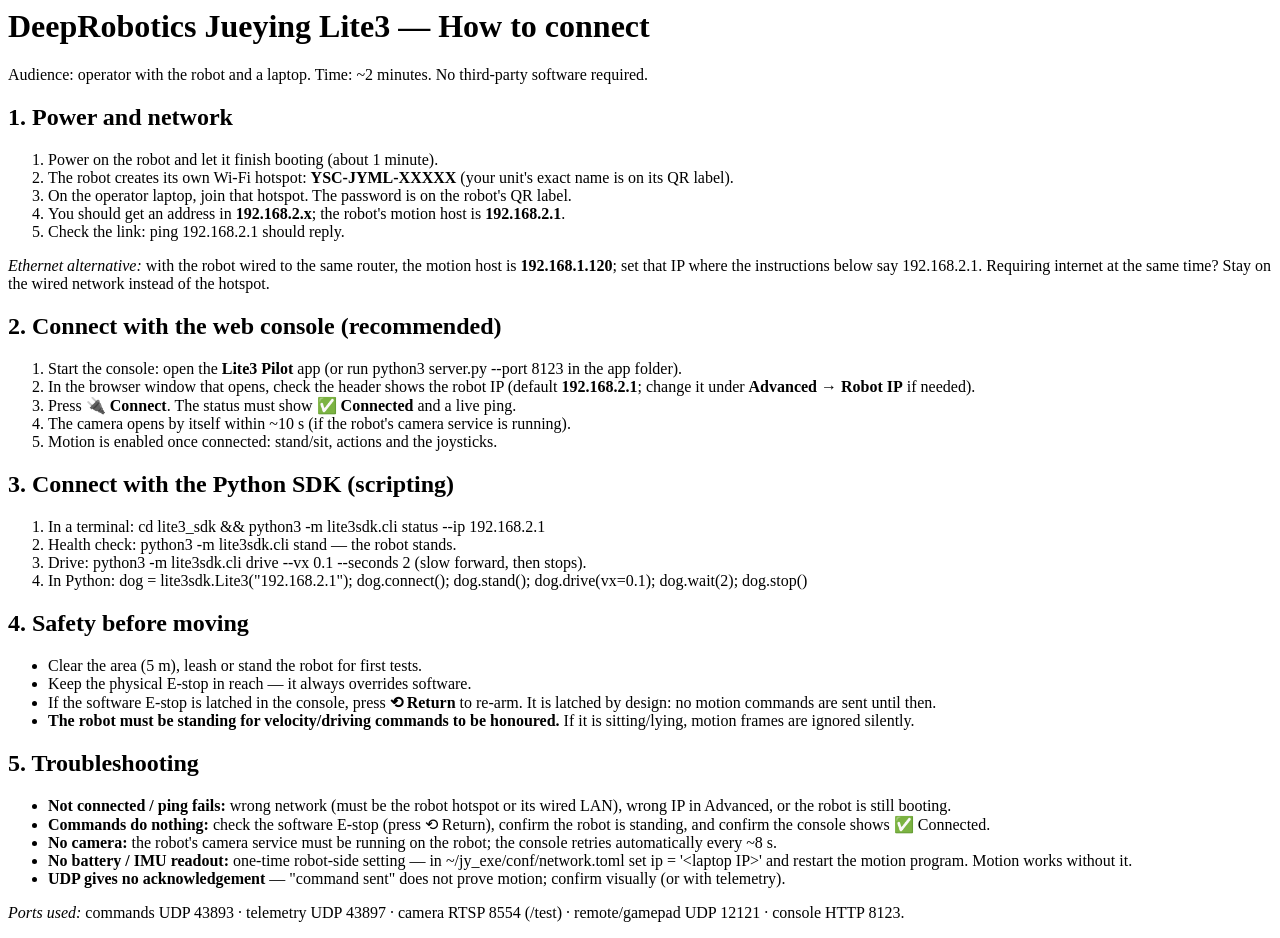
<file: docs/connect-to-robot.html>
<html><head><meta charset="utf-8"><title>Lite3 — how to connect (operator instructions)</title></head>
<body>
<h1>DeepRobotics Jueying Lite3 — How to connect</h1>
<p>Audience: operator with the robot and a laptop. Time: ~2 minutes. No third-party software required.</p>

<h2>1. Power and network</h2>
<ol>
  <li>Power on the robot and let it finish booting (about 1 minute).</li>
  <li>The robot creates its own Wi-Fi hotspot: <b>YSC-JYML-XXXXX</b> (your unit's exact name is on its QR label).</li>
  <li>On the operator laptop, join that hotspot. The password is on the robot's QR label.</li>
  <li>You should get an address in <b>192.168.2.x</b>; the robot's motion host is <b>192.168.2.1</b>.</li>
  <li>Check the link: <span class="mono">ping 192.168.2.1</span> should reply.</li>
</ol>
<p><i>Ethernet alternative:</i> with the robot wired to the same router, the motion host is <b>192.168.1.120</b>; set that IP where the instructions below say 192.168.2.1. Requiring internet at the same time? Stay on the wired network instead of the hotspot.</p>

<h2>2. Connect with the web console (recommended)</h2>
<ol>
  <li>Start the console: open the <b>Lite3 Pilot</b> app (or run <span class="mono">python3 server.py --port 8123</span> in the <span class="mono">app</span> folder).</li>
  <li>In the browser window that opens, check the header shows the robot IP (default <b>192.168.2.1</b>; change it under <b>Advanced → Robot IP</b> if needed).</li>
  <li>Press <b>🔌 Connect</b>. The status must show <b>✅ Connected</b> and a live ping.</li>
  <li>The camera opens by itself within ~10 s (if the robot's camera service is running).</li>
  <li>Motion is enabled once connected: stand/sit, actions and the joysticks.</li>
</ol>

<h2>3. Connect with the Python SDK (scripting)</h2>
<ol>
  <li>In a terminal: <span class="mono">cd lite3_sdk &amp;&amp; python3 -m lite3sdk.cli status --ip 192.168.2.1</span></li>
  <li>Health check: <span class="mono">python3 -m lite3sdk.cli stand</span> — the robot stands.</li>
  <li>Drive: <span class="mono">python3 -m lite3sdk.cli drive --vx 0.1 --seconds 2</span> (slow forward, then stops).</li>
  <li>In Python: <span class="mono">dog = lite3sdk.Lite3("192.168.2.1"); dog.connect(); dog.stand(); dog.drive(vx=0.1); dog.wait(2); dog.stop()</span></li>
</ol>

<h2>4. Safety before moving</h2>
<ul>
  <li>Clear the area (5 m), leash or stand the robot for first tests.</li>
  <li>Keep the physical E-stop in reach — it always overrides software.</li>
  <li>If the software E-stop is latched in the console, press <b>⟲ Return</b> to re-arm. It is latched by design: no motion commands are sent until then.</li>
  <li><b>The robot must be standing for velocity/driving commands to be honoured.</b> If it is sitting/lying, motion frames are ignored silently.</li>
</ul>

<h2>5. Troubleshooting</h2>
<ul>
  <li><b>Not connected / ping fails:</b> wrong network (must be the robot hotspot or its wired LAN), wrong IP in Advanced, or the robot is still booting.</li>
  <li><b>Commands do nothing:</b> check the software E-stop (press ⟲ Return), confirm the robot is standing, and confirm the console shows ✅ Connected.</li>
  <li><b>No camera:</b> the robot's camera service must be running on the robot; the console retries automatically every ~8 s.</li>
  <li><b>No battery / IMU readout:</b> one-time robot-side setting — in <span class="mono">~/jy_exe/conf/network.toml</span> set <span class="mono">ip = '&lt;laptop IP&gt;'</span> and restart the motion program. Motion works without it.</li>
  <li><b>UDP gives no acknowledgement</b> — "command sent" does not prove motion; confirm visually (or with telemetry).</li>
</ul>

<p><i>Ports used:</i> commands UDP 43893 &middot; telemetry UDP 43897 &middot; camera RTSP 8554 (<span class="mono">/test</span>) &middot; remote/gamepad UDP 12121 &middot; console HTTP 8123.</p>
</body></html>
</file>
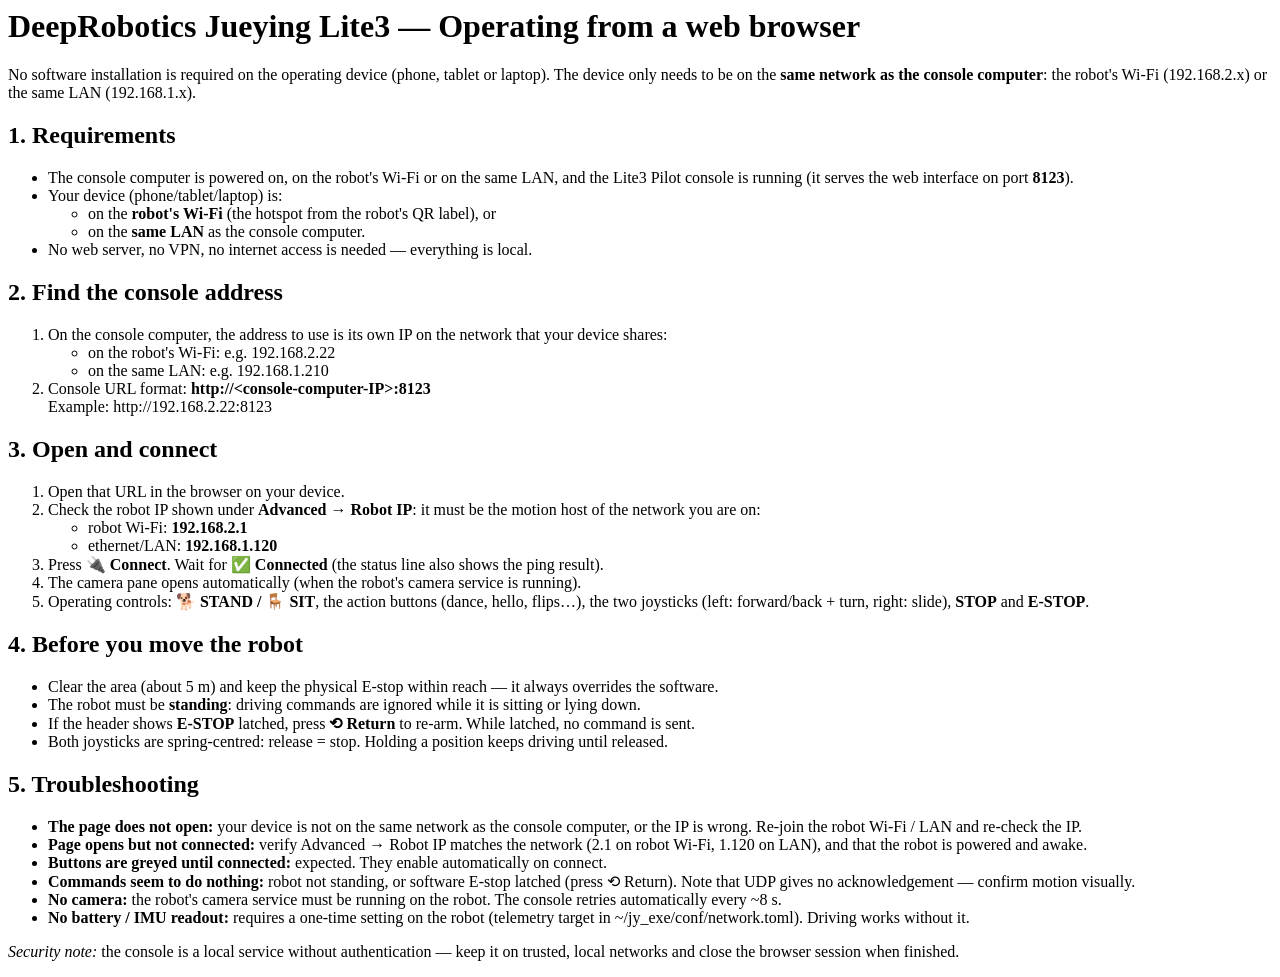
<file: docs/connect-web-browser.html>
<html><head><meta charset="utf-8"><title>Lite3 — operate from a web browser</title></head>
<body>
<h1>DeepRobotics Jueying Lite3 — Operating from a web browser</h1>
<p>No software installation is required on the operating device (phone, tablet or laptop). The device only needs to be on the <b>same network as the console computer</b>: the robot's Wi-Fi (192.168.2.x) or the same LAN (192.168.1.x).</p>

<h2>1. Requirements</h2>
<ul>
  <li>The console computer is powered on, on the robot's Wi-Fi or on the same LAN, and the Lite3 Pilot console is running (it serves the web interface on port <b>8123</b>).</li>
  <li>Your device (phone/tablet/laptop) is:
    <ul>
      <li>on the <b>robot's Wi-Fi</b> (the hotspot from the robot's QR label), or</li>
      <li>on the <b>same LAN</b> as the console computer.</li>
    </ul>
  </li>
  <li>No web server, no VPN, no internet access is needed — everything is local.</li>
</ul>

<h2>2. Find the console address</h2>
<ol>
  <li>On the console computer, the address to use is its own IP on the network that your device shares:
    <ul>
      <li>on the robot's Wi-Fi: e.g. <span class="mono">192.168.2.22</span></li>
      <li>on the same LAN: e.g. <span class="mono">192.168.1.210</span></li>
    </ul>
  </li>
  <li>Console URL format: <b>http://&lt;console-computer-IP&gt;:8123</b><br/>
      Example: <span class="mono">http://192.168.2.22:8123</span></li>
</ol>

<h2>3. Open and connect</h2>
<ol>
  <li>Open that URL in the browser on your device.</li>
  <li>Check the robot IP shown under <b>Advanced → Robot IP</b>: it must be the motion host of the network you are on:
    <ul>
      <li>robot Wi-Fi: <b>192.168.2.1</b></li>
      <li>ethernet/LAN: <b>192.168.1.120</b></li>
    </ul>
  </li>
  <li>Press <b>🔌 Connect</b>. Wait for <b>✅ Connected</b> (the status line also shows the ping result).</li>
  <li>The camera pane opens automatically (when the robot's camera service is running).</li>
  <li>Operating controls: <b>🐕 STAND / 🪑 SIT</b>, the action buttons (dance, hello, flips&hellip;), the two joysticks (left: forward/back + turn, right: slide), <b>STOP</b> and <b>E-STOP</b>.</li>
</ol>

<h2>4. Before you move the robot</h2>
<ul>
  <li>Clear the area (about 5 m) and keep the physical E-stop within reach — it always overrides the software.</li>
  <li>The robot must be <b>standing</b>: driving commands are ignored while it is sitting or lying down.</li>
  <li>If the header shows <b>E-STOP</b> latched, press <b>⟲ Return</b> to re-arm. While latched, no command is sent.</li>
  <li>Both joysticks are spring-centred: release = stop. Holding a position keeps driving until released.</li>
</ul>

<h2>5. Troubleshooting</h2>
<ul>
  <li><b>The page does not open:</b> your device is not on the same network as the console computer, or the IP is wrong. Re-join the robot Wi-Fi / LAN and re-check the IP.</li>
  <li><b>Page opens but not connected:</b> verify Advanced → Robot IP matches the network (2.1 on robot Wi-Fi, 1.120 on LAN), and that the robot is powered and awake.</li>
  <li><b>Buttons are greyed until connected:</b> expected. They enable automatically on connect.</li>
  <li><b>Commands seem to do nothing:</b> robot not standing, or software E-stop latched (press ⟲ Return). Note that UDP gives no acknowledgement — confirm motion visually.</li>
  <li><b>No camera:</b> the robot's camera service must be running on the robot. The console retries automatically every ~8 s.</li>
  <li><b>No battery / IMU readout:</b> requires a one-time setting on the robot (telemetry target in <span class="mono">~/jy_exe/conf/network.toml</span>). Driving works without it.</li>
</ul>

<p><i>Security note:</i> the console is a local service without authentication — keep it on trusted, local networks and close the browser session when finished.</p>
</body></html>
</file>
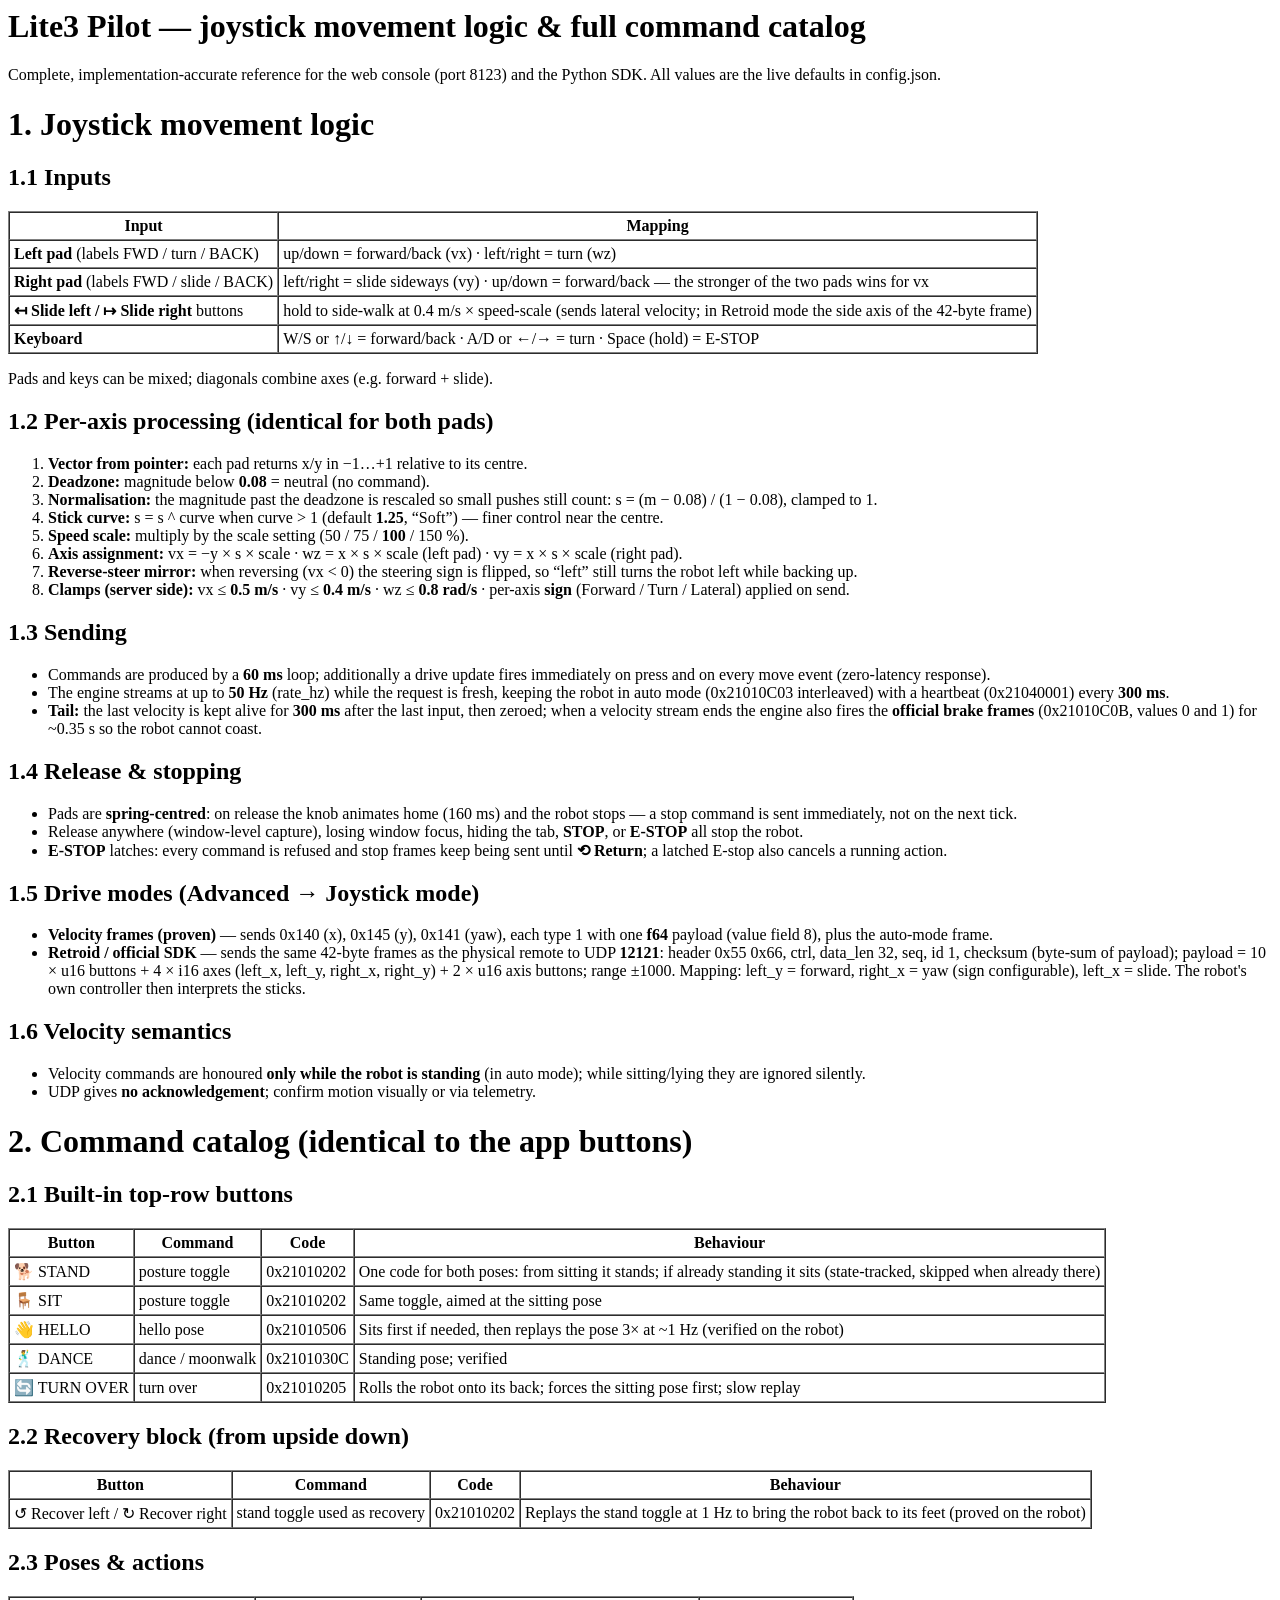
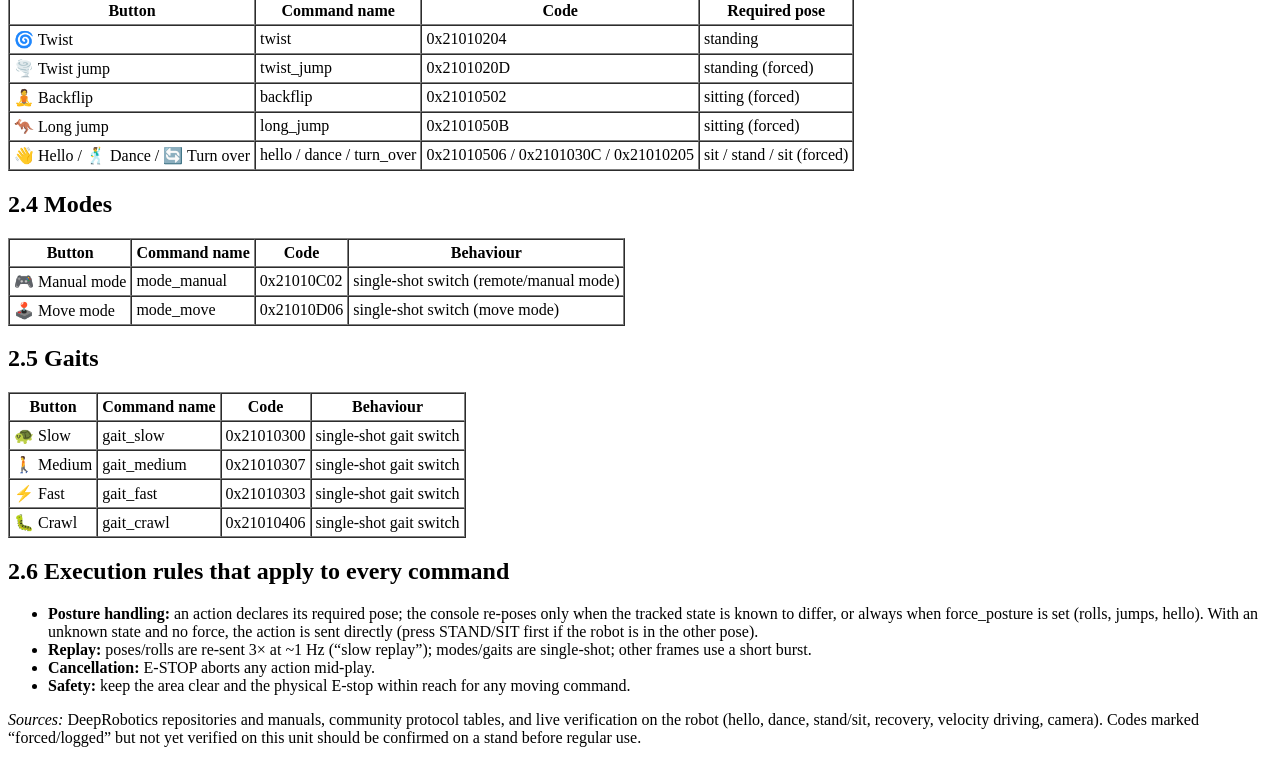
<file: docs/joystick-and-commands-reference.html>
<html><head><meta charset="utf-8"><title>Lite3 Pilot — joystick movement logic &amp; full command catalog</title></head>
<body>
<h1>Lite3 Pilot — joystick movement logic &amp; full command catalog</h1>
<p>Complete, implementation-accurate reference for the web console (port 8123) and the Python SDK. All values are the live defaults in <span class="mono">config.json</span>.</p>

<h1>1. Joystick movement logic</h1>

<h2>1.1 Inputs</h2>
<table border="1" cellpadding="4" cellspacing="0">
<tr><th>Input</th><th>Mapping</th></tr>
<tr><td><b>Left pad</b> (labels FWD / turn / BACK)</td><td>up/down = forward/back (vx) &middot; left/right = turn (wz)</td></tr>
<tr><td><b>Right pad</b> (labels FWD / slide / BACK)</td><td>left/right = slide sideways (vy) &middot; up/down = forward/back &mdash; the stronger of the two pads wins for vx</td></tr>
<tr><td><b>&#8612; Slide left / &#8614; Slide right</b> buttons</td><td>hold to side-walk at 0.4 m/s &times; speed-scale (sends lateral velocity; in Retroid mode the side axis of the 42-byte frame)</td></tr>
<tr><td><b>Keyboard</b></td><td>W/S or &uarr;/&darr; = forward/back &middot; A/D or &larr;/&rarr; = turn &middot; Space (hold) = E-STOP</td></tr>
</table>
<p>Pads and keys can be mixed; diagonals combine axes (e.g. forward + slide).</p>

<h2>1.2 Per-axis processing (identical for both pads)</h2>
<ol>
  <li><b>Vector from pointer:</b> each pad returns x/y in &minus;1&hellip;+1 relative to its centre.</li>
  <li><b>Deadzone:</b> magnitude below <b>0.08</b> = neutral (no command).</li>
  <li><b>Normalisation:</b> the magnitude past the deadzone is rescaled so small pushes still count: <span class="mono">s = (m &minus; 0.08) / (1 &minus; 0.08)</span>, clamped to 1.</li>
  <li><b>Stick curve:</b> <span class="mono">s = s ^ curve</span> when curve &gt; 1 (default <b>1.25</b>, &ldquo;Soft&rdquo;) &mdash; finer control near the centre.</li>
  <li><b>Speed scale:</b> multiply by the scale setting (50 / 75 / <b>100</b> / 150 %).</li>
  <li><b>Axis assignment:</b> <span class="mono">vx = &minus;y &times; s &times; scale</span> &middot; <span class="mono">wz = x &times; s &times; scale</span> (left pad) &middot; <span class="mono">vy = x &times; s &times; scale</span> (right pad).</li>
  <li><b>Reverse-steer mirror:</b> when reversing (<span class="mono">vx &lt; 0</span>) the steering sign is flipped, so &ldquo;left&rdquo; still turns the robot left while backing up.</li>
  <li><b>Clamps (server side):</b> vx &le; <b>0.5 m/s</b> &middot; vy &le; <b>0.4 m/s</b> &middot; wz &le; <b>0.8 rad/s</b> &middot; per-axis <b>sign</b> (Forward / Turn / Lateral) applied on send.</li>
</ol>

<h2>1.3 Sending</h2>
<ul>
  <li>Commands are produced by a <b>60 ms</b> loop; additionally a drive update fires immediately on press and on every move event (zero-latency response).</li>
  <li>The engine streams at up to <b>50 Hz</b> (rate_hz) while the request is fresh, keeping the robot in auto mode (<span class="mono">0x21010C03</span> interleaved) with a heartbeat (<span class="mono">0x21040001</span>) every <b>300 ms</b>.</li>
  <li><b>Tail:</b> the last velocity is kept alive for <b>300 ms</b> after the last input, then zeroed; when a velocity stream ends the engine also fires the <b>official brake frames</b> (<span class="mono">0x21010C0B</span>, values 0 and 1) for ~0.35 s so the robot cannot coast.</li>
</ul>

<h2>1.4 Release &amp; stopping</h2>
<ul>
  <li>Pads are <b>spring-centred</b>: on release the knob animates home (160 ms) and the robot stops &mdash; a stop command is sent immediately, not on the next tick.</li>
  <li>Release anywhere (window-level capture), losing window focus, hiding the tab, <b>STOP</b>, or <b>E-STOP</b> all stop the robot.</li>
  <li><b>E-STOP</b> latches: every command is refused and stop frames keep being sent until <b>&#10226; Return</b>; a latched E-stop also cancels a running action.</li>
</ul>

<h2>1.5 Drive modes (Advanced &rarr; Joystick mode)</h2>
<ul>
  <li><b>Velocity frames (proven)</b> — sends <span class="mono">0x140</span> (x), <span class="mono">0x145</span> (y), <span class="mono">0x141</span> (yaw), each type 1 with one <b>f64</b> payload (value field 8), plus the auto-mode frame.</li>
  <li><b>Retroid / official SDK</b> — sends the same 42-byte frames as the physical remote to UDP <b>12121</b>: header 0x55 0x66, ctrl, data_len 32, seq, id 1, checksum (byte-sum of payload); payload = 10 &times; u16 buttons + 4 &times; i16 axes (left_x, left_y, right_x, right_y) + 2 &times; u16 axis buttons; range &plusmn;1000. Mapping: left_y = forward, right_x = yaw (sign configurable), left_x = slide. The robot's own controller then interprets the sticks.</li>
</ul>

<h2>1.6 Velocity semantics</h2>
<ul>
  <li>Velocity commands are honoured <b>only while the robot is standing</b> (in auto mode); while sitting/lying they are ignored silently.</li>
  <li>UDP gives <b>no acknowledgement</b>; confirm motion visually or via telemetry.</li>
</ul>

<h1>2. Command catalog (identical to the app buttons)</h1>

<h2>2.1 Built-in top-row buttons</h2>
<table border="1" cellpadding="4" cellspacing="0">
<tr><th>Button</th><th>Command</th><th>Code</th><th>Behaviour</th></tr>
<tr><td>&#128021; STAND</td><td>posture toggle</td><td>0x21010202</td><td>One code for both poses: from sitting it stands; if already standing it sits (state-tracked, skipped when already there)</td></tr>
<tr><td>&#129681; SIT</td><td>posture toggle</td><td>0x21010202</td><td>Same toggle, aimed at the sitting pose</td></tr>
<tr><td>&#128075; HELLO</td><td>hello pose</td><td>0x21010506</td><td>Sits first if needed, then replays the pose 3&times; at ~1 Hz (verified on the robot)</td></tr>
<tr><td>&#128378; DANCE</td><td>dance / moonwalk</td><td>0x2101030C</td><td>Standing pose; verified</td></tr>
<tr><td>&#128260; TURN OVER</td><td>turn over</td><td>0x21010205</td><td>Rolls the robot onto its back; forces the sitting pose first; slow replay</td></tr>
</table>

<h2>2.2 Recovery block (from upside down)</h2>
<table border="1" cellpadding="4" cellspacing="0">
<tr><th>Button</th><th>Command</th><th>Code</th><th>Behaviour</th></tr>
<tr><td>&#8634; Recover left / &#8635; Recover right</td><td>stand toggle used as recovery</td><td>0x21010202</td><td>Replays the stand toggle at 1 Hz to bring the robot back to its feet (proved on the robot)</td></tr>
</table>

<h2>2.3 Poses &amp; actions</h2>
<table border="1" cellpadding="4" cellspacing="0">
<tr><th>Button</th><th>Command name</th><th>Code</th><th>Required pose</th></tr>
<tr><td>&#127744; Twist</td><td>twist</td><td>0x21010204</td><td>standing</td></tr>
<tr><td>&#127786;&#65039; Twist jump</td><td>twist_jump</td><td>0x2101020D</td><td>standing (forced)</td></tr>
<tr><td>&#129496; Backflip</td><td>backflip</td><td>0x21010502</td><td>sitting (forced)</td></tr>
<tr><td>&#129432; Long jump</td><td>long_jump</td><td>0x2101050B</td><td>sitting (forced)</td></tr>
<tr><td>&#128075; Hello / &#128378; Dance / &#128260; Turn over</td><td>hello / dance / turn_over</td><td>0x21010506 / 0x2101030C / 0x21010205</td><td>sit / stand / sit (forced)</td></tr>
</table>

<h2>2.4 Modes</h2>
<table border="1" cellpadding="4" cellspacing="0">
<tr><th>Button</th><th>Command name</th><th>Code</th><th>Behaviour</th></tr>
<tr><td>&#127918; Manual mode</td><td>mode_manual</td><td>0x21010C02</td><td>single-shot switch (remote/manual mode)</td></tr>
<tr><td>&#128377;&#65039; Move mode</td><td>mode_move</td><td>0x21010D06</td><td>single-shot switch (move mode)</td></tr>
</table>

<h2>2.5 Gaits</h2>
<table border="1" cellpadding="4" cellspacing="0">
<tr><th>Button</th><th>Command name</th><th>Code</th><th>Behaviour</th></tr>
<tr><td>&#128034; Slow</td><td>gait_slow</td><td>0x21010300</td><td>single-shot gait switch</td></tr>
<tr><td>&#128694; Medium</td><td>gait_medium</td><td>0x21010307</td><td>single-shot gait switch</td></tr>
<tr><td>&#9889; Fast</td><td>gait_fast</td><td>0x21010303</td><td>single-shot gait switch</td></tr>
<tr><td>&#128027; Crawl</td><td>gait_crawl</td><td>0x21010406</td><td>single-shot gait switch</td></tr>
</table>

<h2>2.6 Execution rules that apply to every command</h2>
<ul>
  <li><b>Posture handling:</b> an action declares its required pose; the console re-poses only when the tracked state is known to differ, or always when <span class="mono">force_posture</span> is set (rolls, jumps, hello). With an unknown state and no force, the action is sent directly (press STAND/SIT first if the robot is in the other pose).</li>
  <li><b>Replay:</b> poses/rolls are re-sent 3&times; at ~1 Hz (&ldquo;slow replay&rdquo;); modes/gaits are single-shot; other frames use a short burst.</li>
  <li><b>Cancellation:</b> E-STOP aborts any action mid-play.</li>
  <li><b>Safety:</b> keep the area clear and the physical E-stop within reach for any moving command.</li>
</ul>

<p><i>Sources:</i> DeepRobotics repositories and manuals, community protocol tables, and live verification on the robot (hello, dance, stand/sit, recovery, velocity driving, camera). Codes marked &ldquo;forced/logged&rdquo; but not yet verified on this unit should be confirmed on a stand before regular use.</p>
</body></html>
</file>
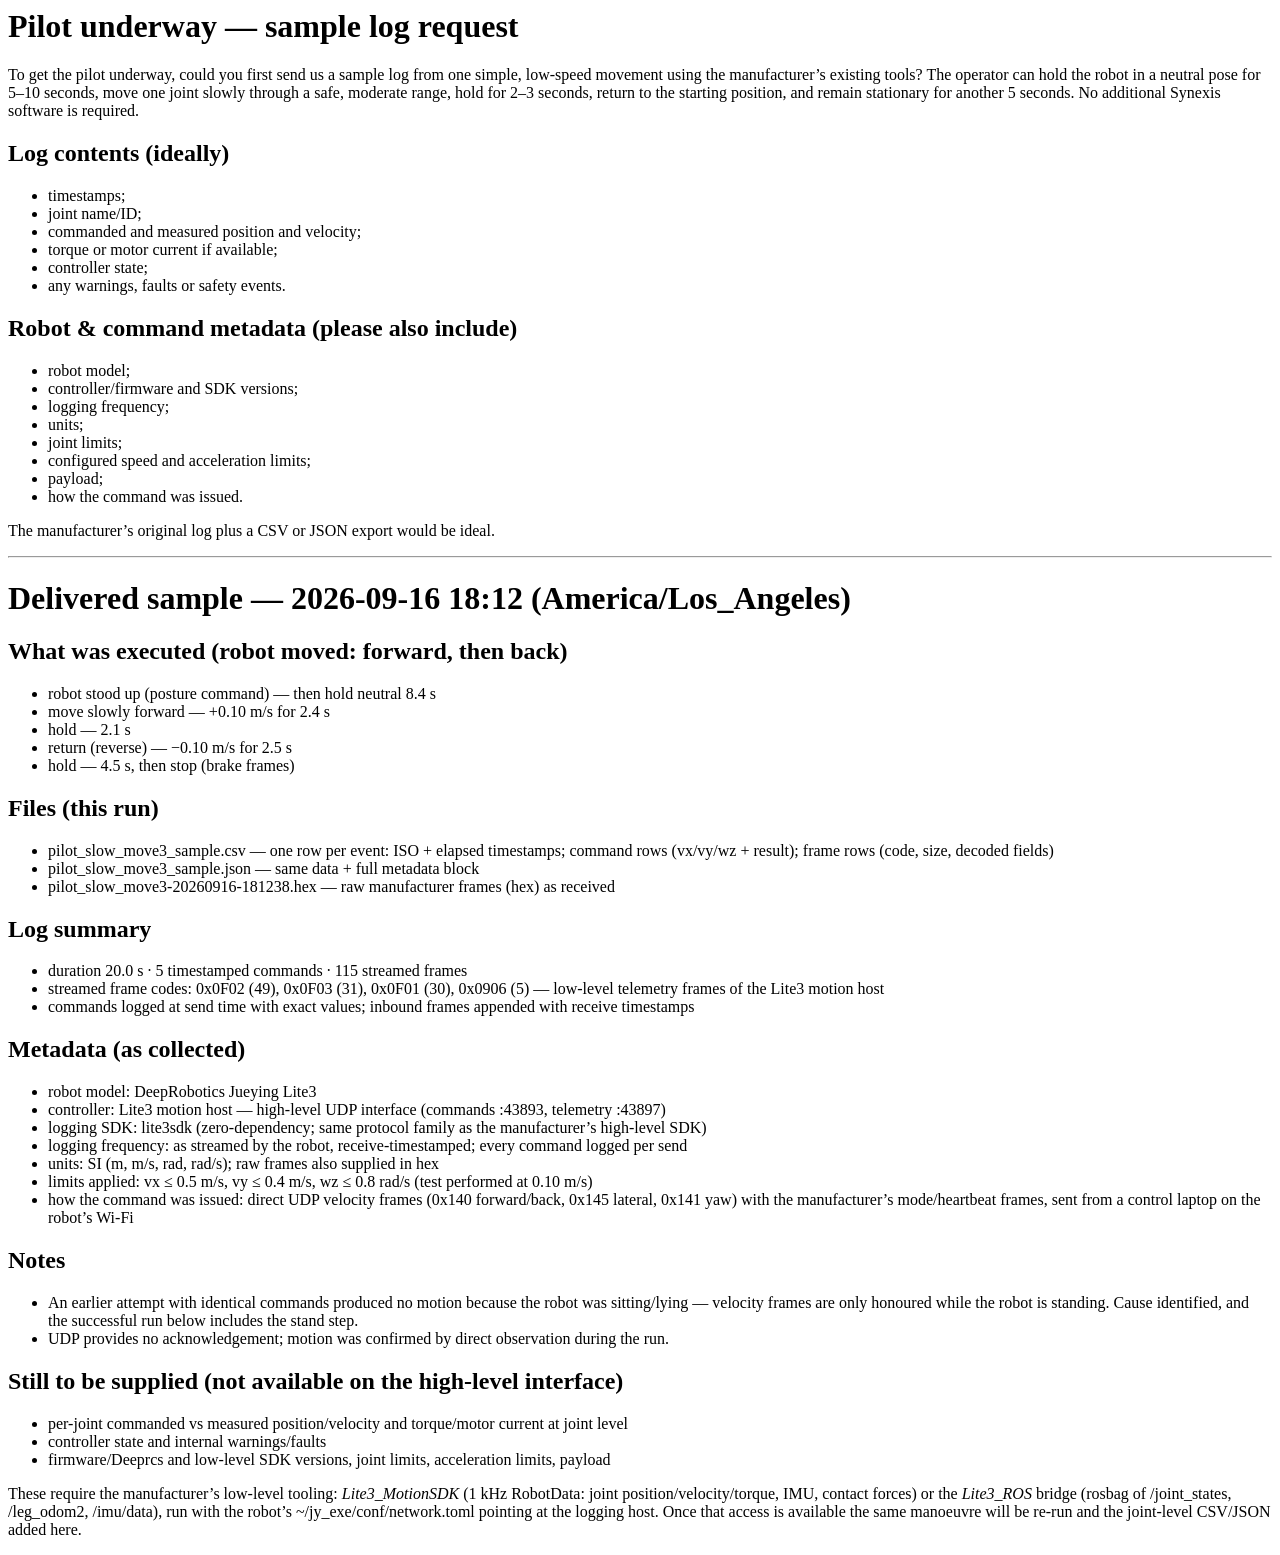
<file: docs/pilot-log-request.html>
<html><head><meta charset="utf-8"><title>Pilot underway — sample log request &amp; delivered sample</title></head>
<body>
<h1>Pilot underway — sample log request</h1>

<p>To get the pilot underway, could you first send us a sample log from one simple, low-speed movement using the manufacturer&rsquo;s existing tools? The operator can hold the robot in a neutral pose for 5&ndash;10 seconds, move one joint slowly through a safe, moderate range, hold for 2&ndash;3 seconds, return to the starting position, and remain stationary for another 5 seconds. No additional Synexis software is required.</p>

<h2>Log contents (ideally)</h2>
<ul>
  <li>timestamps;</li>
  <li>joint name/ID;</li>
  <li>commanded and measured position and velocity;</li>
  <li>torque or motor current if available;</li>
  <li>controller state;</li>
  <li>any warnings, faults or safety events.</li>
</ul>

<h2>Robot &amp; command metadata (please also include)</h2>
<ul>
  <li>robot model;</li>
  <li>controller/firmware and SDK versions;</li>
  <li>logging frequency;</li>
  <li>units;</li>
  <li>joint limits;</li>
  <li>configured speed and acceleration limits;</li>
  <li>payload;</li>
  <li>how the command was issued.</li>
</ul>

<p>The manufacturer&rsquo;s original log plus a CSV or JSON export would be ideal.</p>

<hr/>

<h1>Delivered sample — 2026-09-16 18:12 (America/Los_Angeles)</h1>

<h2>What was executed (robot moved: forward, then back)</h2>
<ul>
  <li>robot stood up (posture command) &mdash; then hold neutral 8.4 s</li>
  <li>move slowly forward &mdash; +0.10 m/s for 2.4 s</li>
  <li>hold &mdash; 2.1 s</li>
  <li>return (reverse) &mdash; &minus;0.10 m/s for 2.5 s</li>
  <li>hold &mdash; 4.5 s, then stop (brake frames)</li>
</ul>

<h2>Files (this run)</h2>
<ul>
  <li>pilot_slow_move3_sample.csv &mdash; one row per event: ISO + elapsed timestamps; command rows (vx/vy/wz + result); frame rows (code, size, decoded fields)</li>
  <li>pilot_slow_move3_sample.json &mdash; same data + full metadata block</li>
  <li>pilot_slow_move3-20260916-181238.hex &mdash; raw manufacturer frames (hex) as received</li>
</ul>

<h2>Log summary</h2>
<ul>
  <li>duration 20.0 s &middot; 5 timestamped commands &middot; 115 streamed frames</li>
  <li>streamed frame codes: 0x0F02 (49), 0x0F03 (31), 0x0F01 (30), 0x0906 (5) &mdash; low-level telemetry frames of the Lite3 motion host</li>
  <li>commands logged at send time with exact values; inbound frames appended with receive timestamps</li>
</ul>

<h2>Metadata (as collected)</h2>
<ul>
  <li>robot model: DeepRobotics Jueying Lite3</li>
  <li>controller: Lite3 motion host &mdash; high-level UDP interface (commands :43893, telemetry :43897)</li>
  <li>logging SDK: lite3sdk (zero-dependency; same protocol family as the manufacturer&rsquo;s high-level SDK)</li>
  <li>logging frequency: as streamed by the robot, receive-timestamped; every command logged per send</li>
  <li>units: SI (m, m/s, rad, rad/s); raw frames also supplied in hex</li>
  <li>limits applied: vx &le; 0.5 m/s, vy &le; 0.4 m/s, wz &le; 0.8 rad/s (test performed at 0.10 m/s)</li>
  <li>how the command was issued: direct UDP velocity frames (0x140 forward/back, 0x145 lateral, 0x141 yaw) with the manufacturer&rsquo;s mode/heartbeat frames, sent from a control laptop on the robot&rsquo;s Wi-Fi</li>
</ul>

<h2>Notes</h2>
<ul>
  <li>An earlier attempt with identical commands produced no motion because the robot was sitting/lying &mdash; velocity frames are only honoured while the robot is standing. Cause identified, and the successful run below includes the stand step.</li>
  <li>UDP provides no acknowledgement; motion was confirmed by direct observation during the run.</li>
</ul>

<h2>Still to be supplied (not available on the high-level interface)</h2>
<ul>
  <li>per-joint commanded vs measured position/velocity and torque/motor current at joint level</li>
  <li>controller state and internal warnings/faults</li>
  <li>firmware/Deeprcs and low-level SDK versions, joint limits, acceleration limits, payload</li>
</ul>
<p>These require the manufacturer&rsquo;s low-level tooling: <em>Lite3_MotionSDK</em> (1 kHz RobotData: joint position/velocity/torque, IMU, contact forces) or the <em>Lite3_ROS</em> bridge (rosbag of /joint_states, /leg_odom2, /imu/data), run with the robot&rsquo;s ~/jy_exe/conf/network.toml pointing at the logging host. Once that access is available the same manoeuvre will be re-run and the joint-level CSV/JSON added here.</p>

</body></html>
</file>
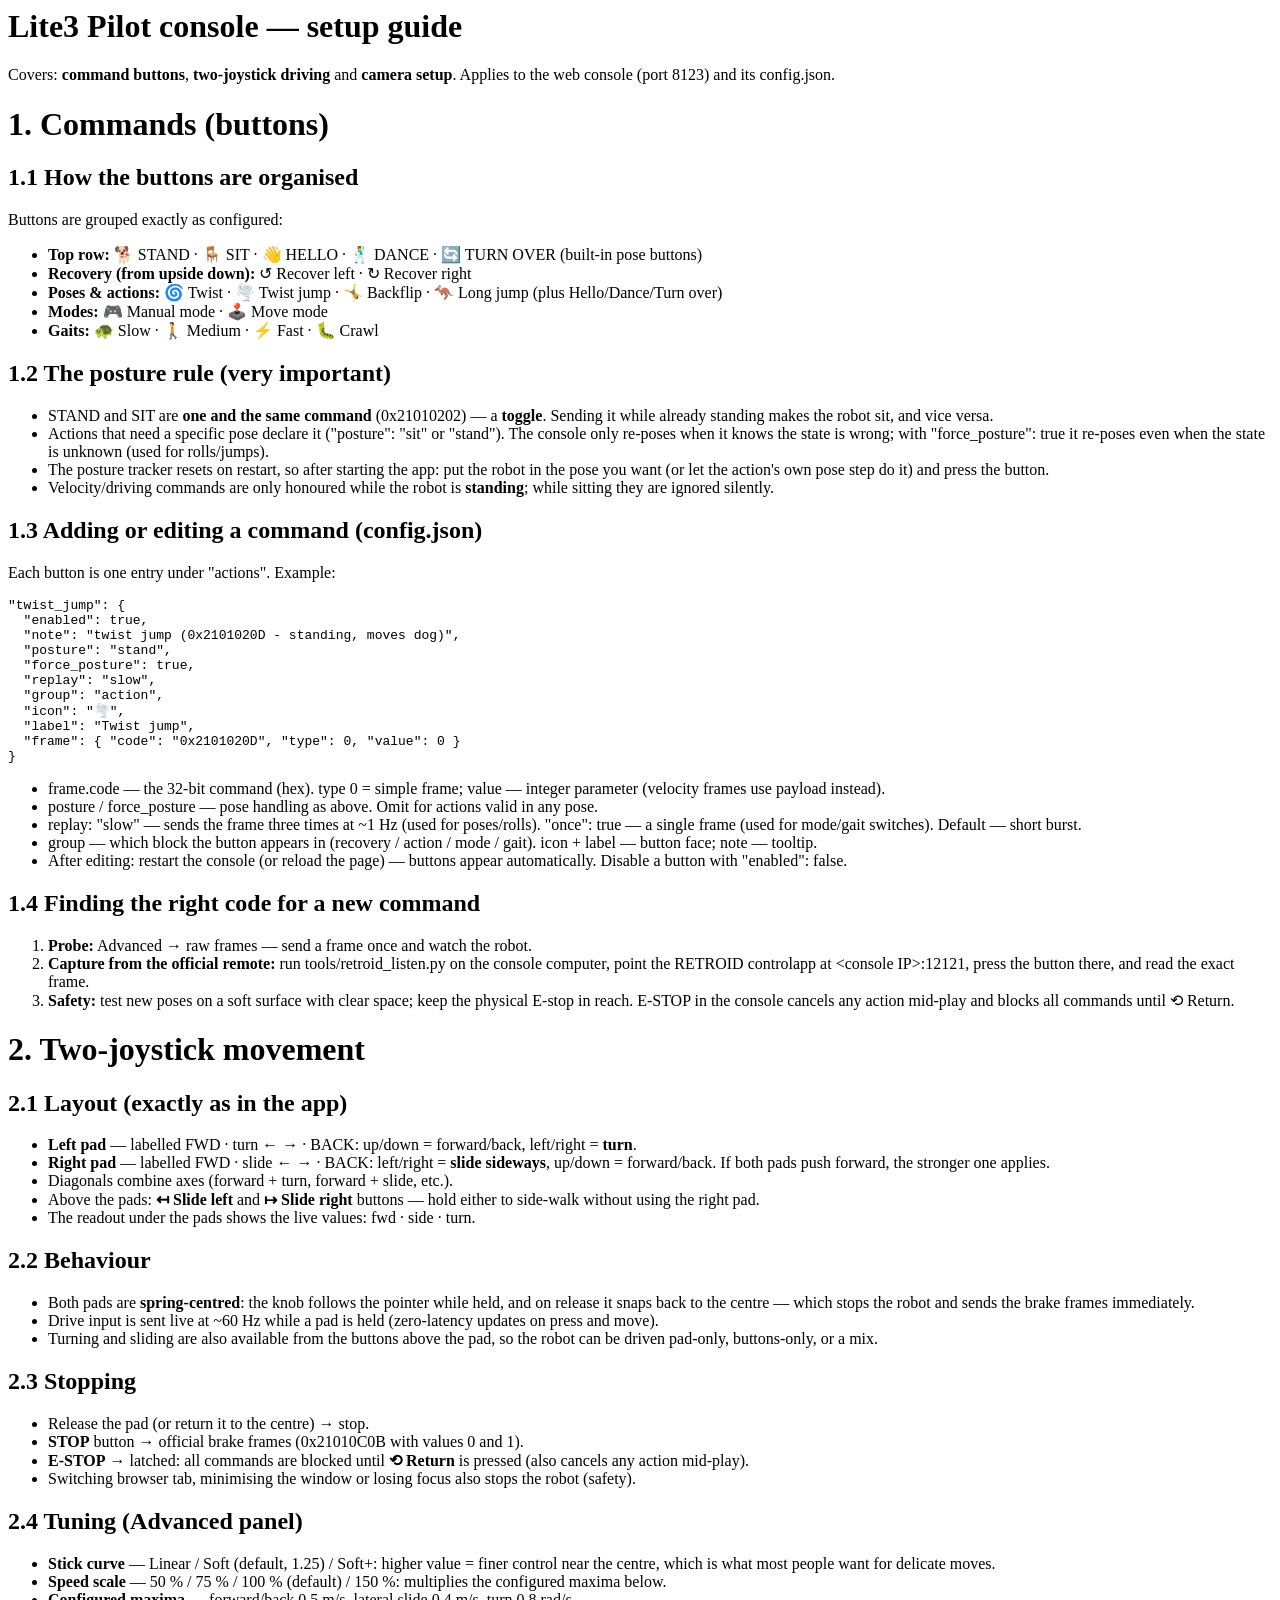
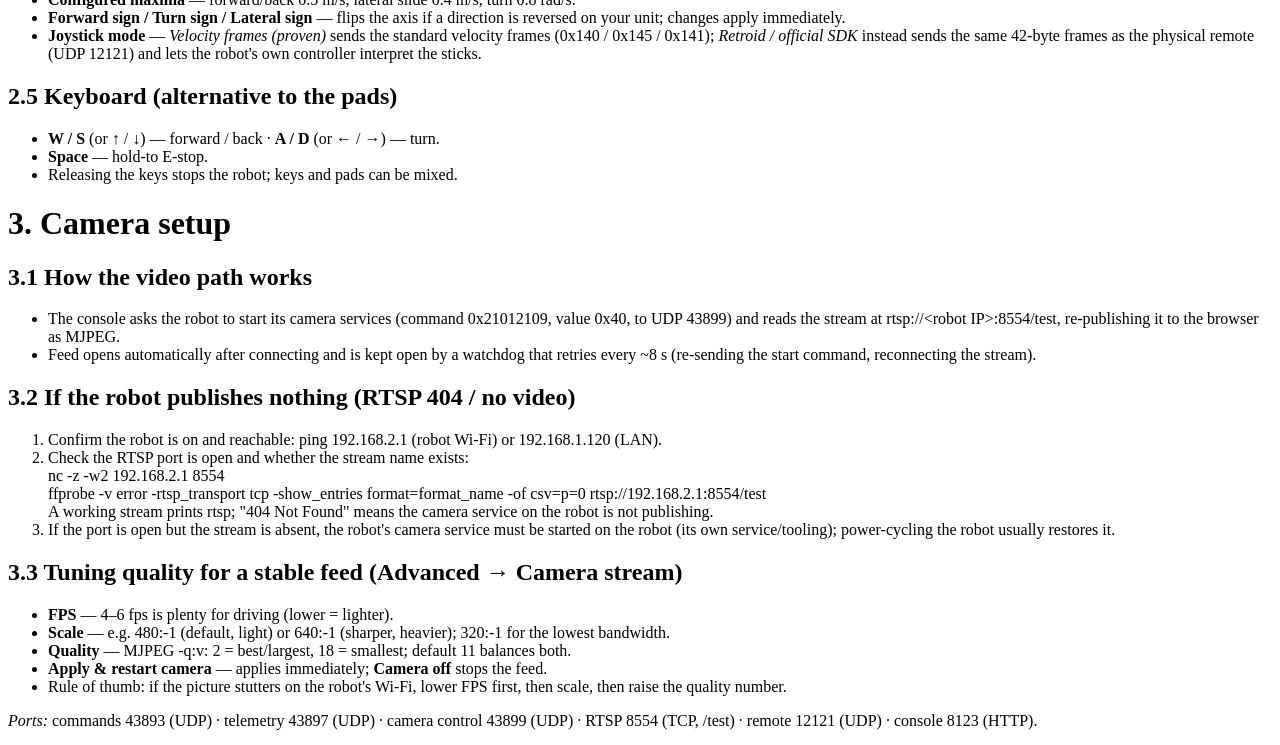
<file: docs/setup-commands-joysticks-camera.html>
<html><head><meta charset="utf-8"><title>Lite3 console — commands, 2-joystick movement, camera setup</title></head>
<body>
<h1>Lite3 Pilot console — setup guide</h1>
<p>Covers: <b>command buttons</b>, <b>two-joystick driving</b> and <b>camera setup</b>. Applies to the web console (port 8123) and its <span class="mono">config.json</span>.</p>

<h1>1. Commands (buttons)</h1>

<h2>1.1 How the buttons are organised</h2>
<p>Buttons are grouped exactly as configured:</p>
<ul>
  <li><b>Top row:</b> 🐕 STAND · 🪑 SIT · 👋 HELLO · 🕺 DANCE · 🔄 TURN OVER (built-in pose buttons)</li>
  <li><b>Recovery (from upside down):</b> ↺ Recover left · ↻ Recover right</li>
  <li><b>Poses &amp; actions:</b> 🌀 Twist · 🌪️ Twist jump · 🤸 Backflip · 🦘 Long jump (plus Hello/Dance/Turn over)</li>
  <li><b>Modes:</b> 🎮 Manual mode · 🕹️ Move mode</li>
  <li><b>Gaits:</b> 🐢 Slow · 🚶 Medium · ⚡ Fast · 🐛 Crawl</li>
</ul>

<h2>1.2 The posture rule (very important)</h2>
<ul>
  <li>STAND and SIT are <b>one and the same command</b> (0x21010202) — a <b>toggle</b>. Sending it while already standing makes the robot sit, and vice versa.</li>
  <li>Actions that need a specific pose declare it (<span class="mono">"posture": "sit"</span> or <span class="mono">"stand"</span>). The console only re-poses when it knows the state is wrong; with <span class="mono">"force_posture": true</span> it re-poses even when the state is unknown (used for rolls/jumps).</li>
  <li>The posture tracker resets on restart, so after starting the app: put the robot in the pose you want (or let the action's own pose step do it) and press the button.</li>
  <li>Velocity/driving commands are only honoured while the robot is <b>standing</b>; while sitting they are ignored silently.</li>
</ul>

<h2>1.3 Adding or editing a command (config.json)</h2>
<p>Each button is one entry under <span class="mono">"actions"</span>. Example:</p>
<pre>
"twist_jump": {
  "enabled": true,
  "note": "twist jump (0x2101020D - standing, moves dog)",
  "posture": "stand",
  "force_posture": true,
  "replay": "slow",
  "group": "action",
  "icon": "🌪️",
  "label": "Twist jump",
  "frame": { "code": "0x2101020D", "type": 0, "value": 0 }
}
</pre>
<ul>
  <li><span class="mono">frame.code</span> — the 32-bit command (hex). <span class="mono">type</span> 0 = simple frame; <span class="mono">value</span> — integer parameter (velocity frames use payload instead).</li>
  <li><span class="mono">posture</span> / <span class="mono">force_posture</span> — pose handling as above. Omit for actions valid in any pose.</li>
  <li><span class="mono">replay: "slow"</span> — sends the frame three times at ~1 Hz (used for poses/rolls). <span class="mono">"once": true</span> — a single frame (used for mode/gait switches). Default — short burst.</li>
  <li><span class="mono">group</span> — which block the button appears in (<span class="mono">recovery</span> / <span class="mono">action</span> / <span class="mono">mode</span> / <span class="mono">gait</span>). <span class="mono">icon</span> + <span class="mono">label</span> — button face; <span class="mono">note</span> — tooltip.</li>
  <li>After editing: restart the console (or reload the page) — buttons appear automatically. Disable a button with <span class="mono">"enabled": false</span>.</li>
</ul>

<h2>1.4 Finding the right code for a new command</h2>
<ol>
  <li><b>Probe:</b> Advanced → raw frames — send a frame once and watch the robot.</li>
  <li><b>Capture from the official remote:</b> run <span class="mono">tools/retroid_listen.py</span> on the console computer, point the RETROID controlapp at <span class="mono">&lt;console IP&gt;:12121</span>, press the button there, and read the exact frame.</li>
  <li><b>Safety:</b> test new poses on a soft surface with clear space; keep the physical E-stop in reach. E-STOP in the console cancels any action mid-play and blocks all commands until ⟲ Return.</li>
</ol>

<h1>2. Two-joystick movement</h1>

<h2>2.1 Layout (exactly as in the app)</h2>
<ul>
  <li><b>Left pad</b> — labelled <span class="mono">FWD &middot; turn &larr; &rarr; &middot; BACK</span>: up/down = forward/back, left/right = <b>turn</b>.</li>
  <li><b>Right pad</b> — labelled <span class="mono">FWD &middot; slide &larr; &rarr; &middot; BACK</span>: left/right = <b>slide sideways</b>, up/down = forward/back. If both pads push forward, the stronger one applies.</li>
  <li>Diagonals combine axes (forward + turn, forward + slide, etc.).</li>
  <li>Above the pads: <b>&#8612; Slide left</b> and <b>&#8614; Slide right</b> buttons — hold either to side-walk without using the right pad.</li>
  <li>The readout under the pads shows the live values: <span class="mono">fwd &middot; side &middot; turn</span>.</li>
</ul>

<h2>2.2 Behaviour</h2>
<ul>
  <li>Both pads are <b>spring-centred</b>: the knob follows the pointer while held, and on release it snaps back to the centre — which stops the robot and sends the brake frames immediately.</li>
  <li>Drive input is sent live at ~60 Hz while a pad is held (zero-latency updates on press and move).</li>
  <li>Turning and sliding are also available from the buttons above the pad, so the robot can be driven pad-only, buttons-only, or a mix.</li>
</ul>

<h2>2.3 Stopping</h2>
<ul>
  <li>Release the pad (or return it to the centre) &rarr; stop.</li>
  <li><b>STOP</b> button &rarr; official brake frames (0x21010C0B with values 0 and 1).</li>
  <li><b>E-STOP</b> &rarr; latched: all commands are blocked until <b>&#10226; Return</b> is pressed (also cancels any action mid-play).</li>
  <li>Switching browser tab, minimising the window or losing focus also stops the robot (safety).</li>
</ul>

<h2>2.4 Tuning (Advanced panel)</h2>
<ul>
  <li><b>Stick curve</b> — Linear / Soft (default, 1.25) / Soft+: higher value = finer control near the centre, which is what most people want for delicate moves.</li>
  <li><b>Speed scale</b> — 50 % / 75 % / 100 % (default) / 150 %: multiplies the configured maxima below.</li>
  <li><b>Configured maxima</b> — forward/back 0.5 m/s, lateral slide 0.4 m/s, turn 0.8 rad/s.</li>
  <li><b>Forward sign / Turn sign / Lateral sign</b> — flips the axis if a direction is reversed on your unit; changes apply immediately.</li>
  <li><b>Joystick mode</b> — <i>Velocity frames (proven)</i> sends the standard velocity frames (0x140 / 0x145 / 0x141); <i>Retroid / official SDK</i> instead sends the same 42-byte frames as the physical remote (UDP 12121) and lets the robot's own controller interpret the sticks.</li>
</ul>

<h2>2.5 Keyboard (alternative to the pads)</h2>
<ul>
  <li><b>W / S</b> (or &uarr; / &darr;) — forward / back &middot; <b>A / D</b> (or &larr; / &rarr;) — turn.</li>
  <li><b>Space</b> — hold-to E-stop.</li>
  <li>Releasing the keys stops the robot; keys and pads can be mixed.</li>
</ul>

<h1>3. Camera setup</h1>

<h2>3.1 How the video path works</h2>
<ul>
  <li>The console asks the robot to start its camera services (command 0x21012109, value 0x40, to UDP 43899) and reads the stream at <span class="mono">rtsp://&lt;robot IP&gt;:8554/test</span>, re-publishing it to the browser as MJPEG.</li>
  <li>Feed opens automatically after connecting and is kept open by a watchdog that retries every ~8 s (re-sending the start command, reconnecting the stream).</li>
</ul>

<h2>3.2 If the robot publishes nothing (RTSP 404 / no video)</h2>
<ol>
  <li>Confirm the robot is on and reachable: <span class="mono">ping 192.168.2.1</span> (robot Wi-Fi) or <span class="mono">192.168.1.120</span> (LAN).</li>
  <li>Check the RTSP port is open and whether the stream name exists:<br/>
      <span class="mono">nc -z -w2 192.168.2.1 8554</span><br/>
      <span class="mono">ffprobe -v error -rtsp_transport tcp -show_entries format=format_name -of csv=p=0 rtsp://192.168.2.1:8554/test</span><br/>
      A working stream prints <span class="mono">rtsp</span>; "404 Not Found" means the camera service on the robot is not publishing.</li>
  <li>If the port is open but the stream is absent, the robot's camera service must be started on the robot (its own service/tooling); power-cycling the robot usually restores it.</li>
</ol>

<h2>3.3 Tuning quality for a stable feed (Advanced → Camera stream)</h2>
<ul>
  <li><b>FPS</b> — 4&ndash;6 fps is plenty for driving (lower = lighter).</li>
  <li><b>Scale</b> — e.g. <span class="mono">480:-1</span> (default, light) or <span class="mono">640:-1</span> (sharper, heavier); <span class="mono">320:-1</span> for the lowest bandwidth.</li>
  <li><b>Quality</b> — MJPEG <span class="mono">-q:v</span>: 2 = best/largest, 18 = smallest; default 11 balances both.</li>
  <li><b>Apply &amp; restart camera</b> — applies immediately; <b>Camera off</b> stops the feed.</li>
  <li>Rule of thumb: if the picture stutters on the robot's Wi-Fi, lower FPS first, then scale, then raise the quality number.</li>
</ul>

<p><i>Ports:</i> commands 43893 (UDP) &middot; telemetry 43897 (UDP) &middot; camera control 43899 (UDP) &middot; RTSP 8554 (TCP, /test) &middot; remote 12121 (UDP) &middot; console 8123 (HTTP).</p>
</body></html>
</file>
